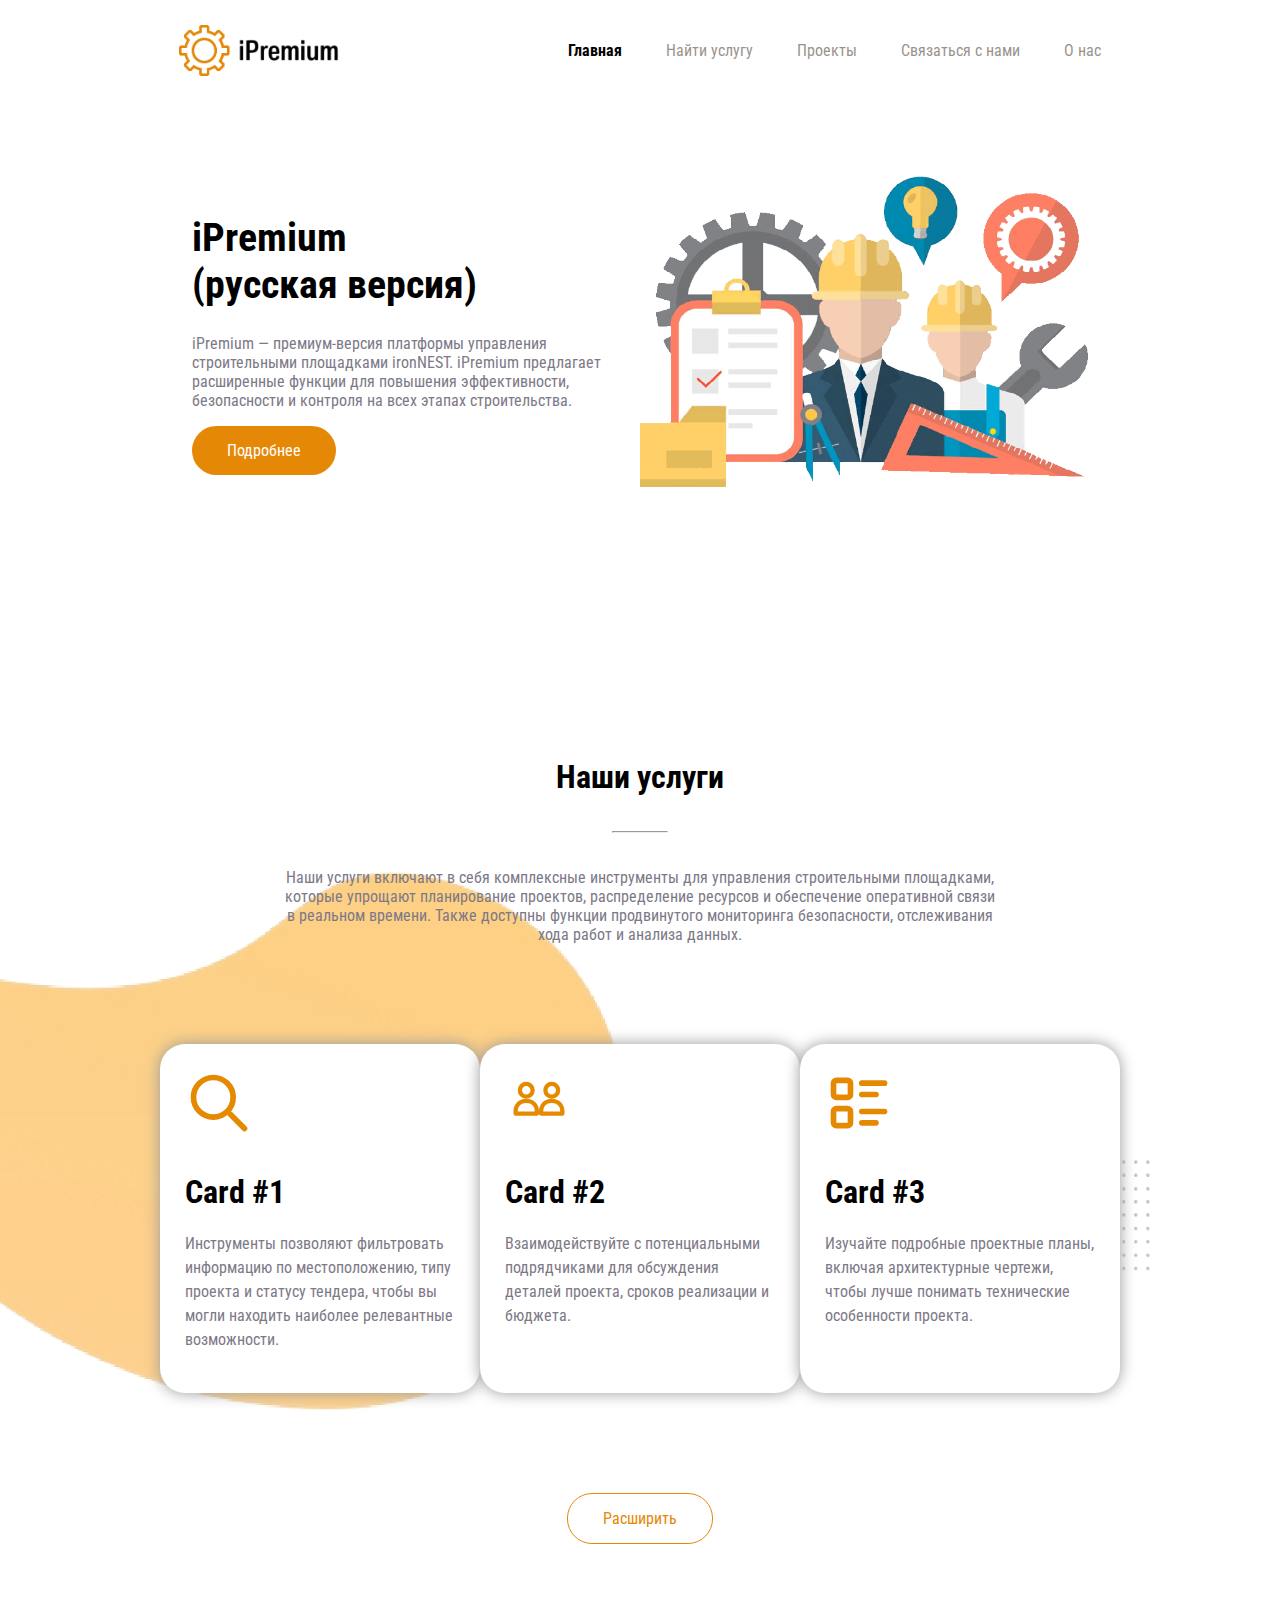
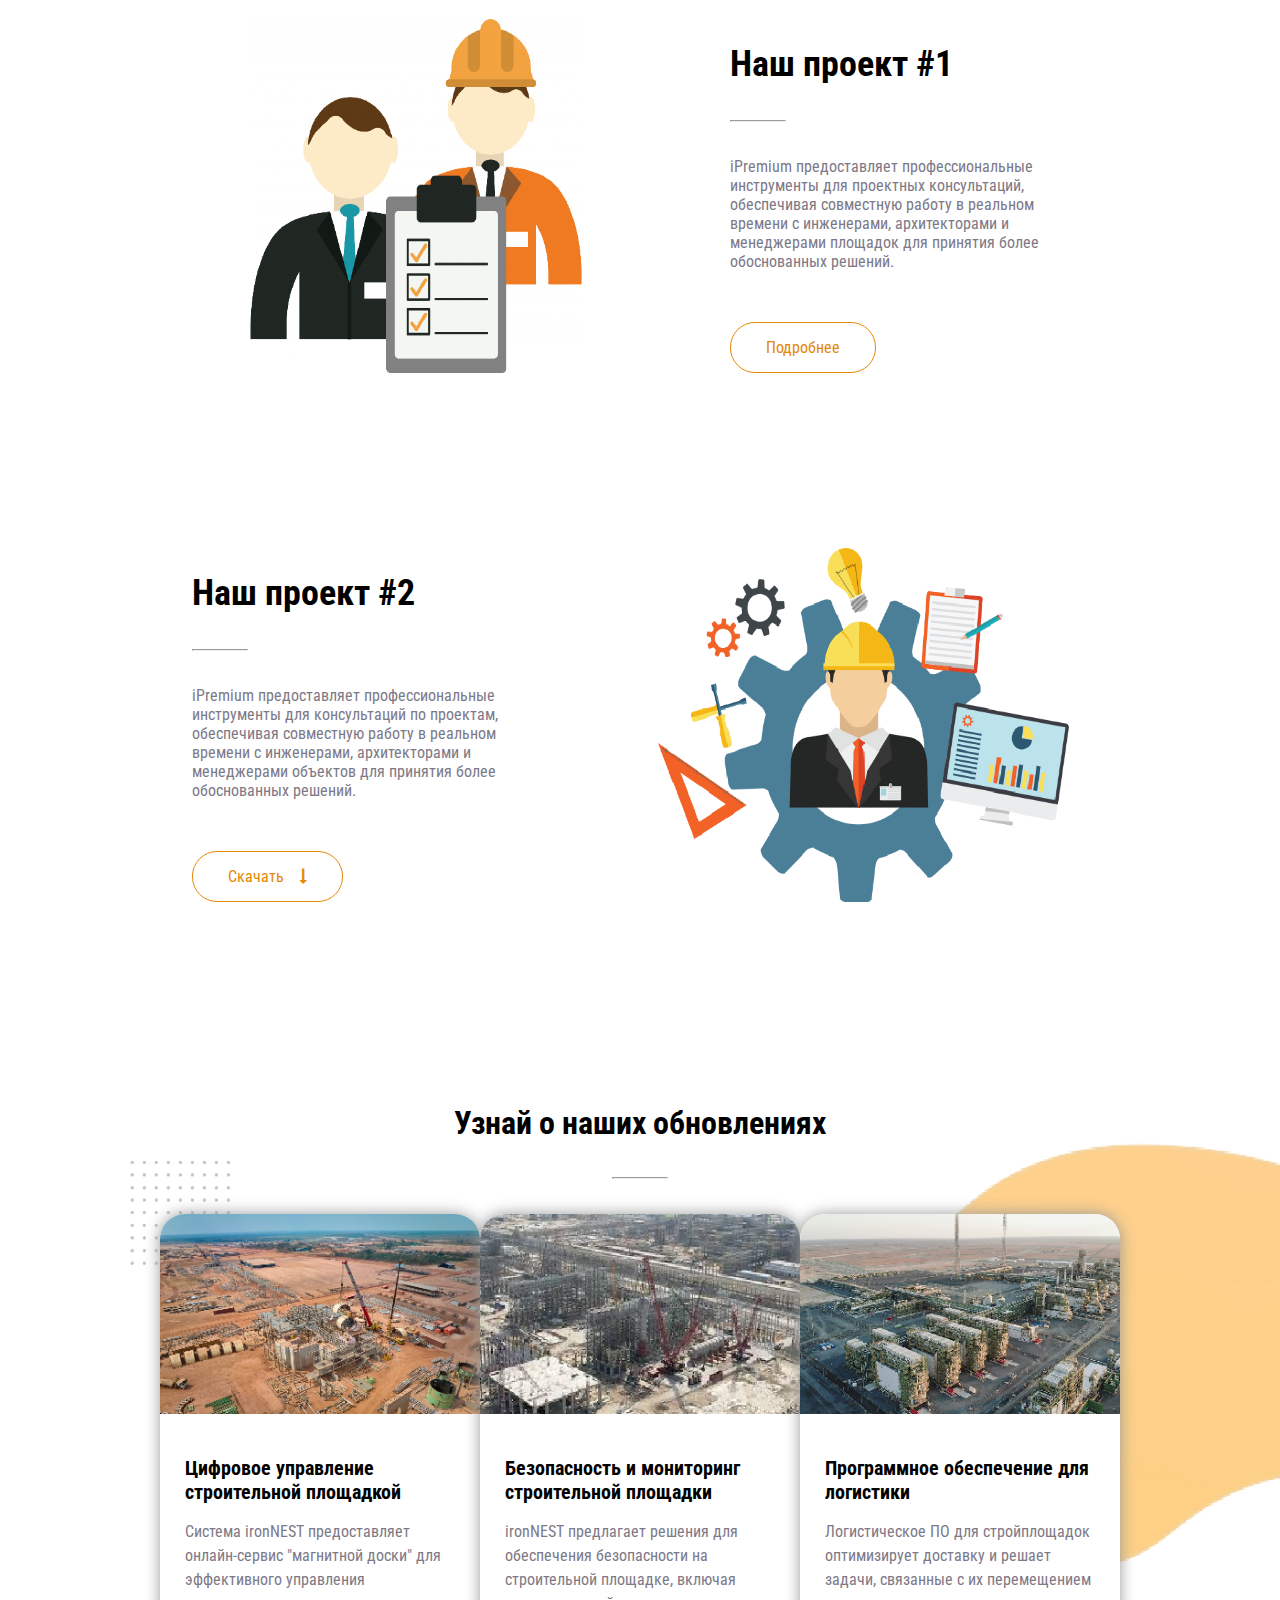
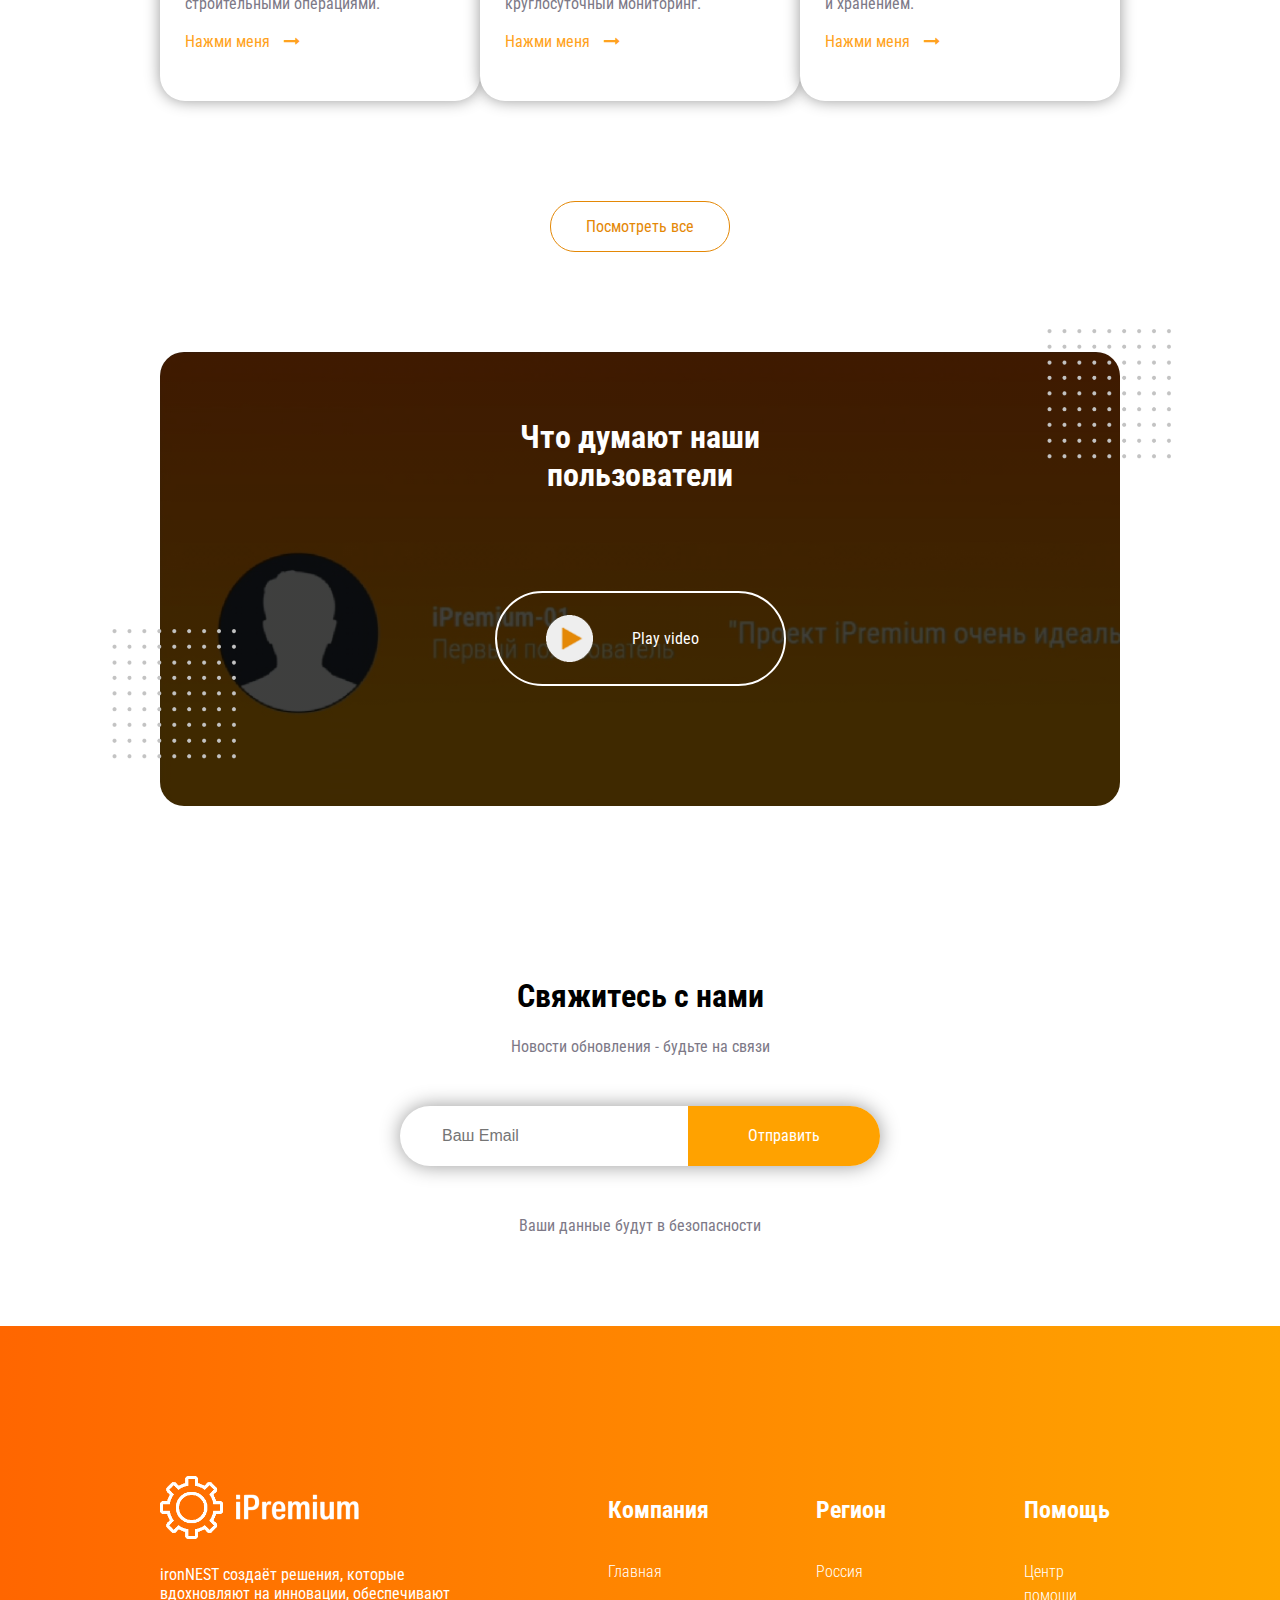
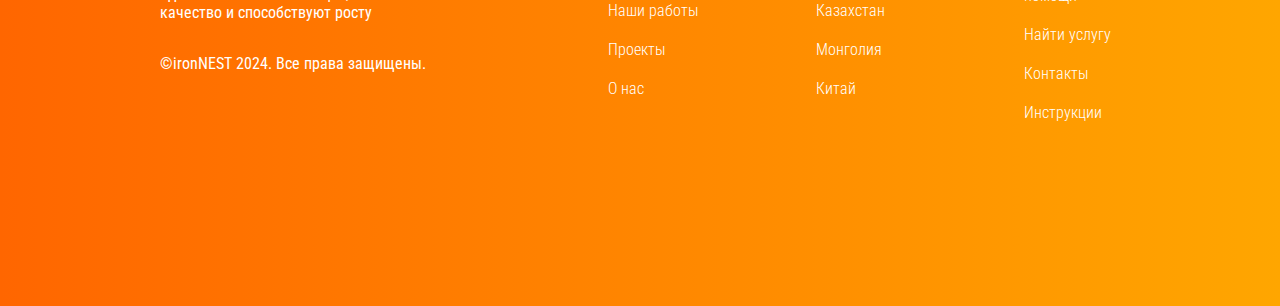
<file: index.html>
<!DOCTYPE html>
<html lang="en">
<head>
    <meta charset="UTF-8">
    <meta name="viewport" content="width=device-width, initial-scale=1.0">
    <title>iPremium (RUS)</title>
    <link rel="stylesheet" href="style/font-awesome-4.7.0/css/font-awesome.min.css">
    <link rel="stylesheet" href="style/style.css">
</head>
<body>
    <header id="main">
        <div class="header-wrapper">
            <div class="header-flex">
                <img src="images/web-logo.png" alt="web-logo" class="web-logo">
                <img src="images/footer-logo.png" alt="mobile-logo" class="mobile-logo">
                <i class="fa fa-bars header-bars" aria-hidden="true"></i>
                <nav>
                    <a href="#main" class="active-link">Главная</a>
                    <a href="#services">Найти услугу</a>
                    <a href="#projects">Проекты</a>
                    <a href="#contact">Связаться с нами</a>
                    <a href="#news">О нас</a>
                </nav>
            </div>
        </div>
    </header>
    <section id="welcome">
        <div class="welcome-wrapper">
            <div class="inner">
                <div class="welcome-flex">
                    <div class="welcome-text">
                        <h1>
                            iPremium
                            <br>
                            (русская версия)
                        </h1>
                        <div class="welcome-details">
                            <p>
                                iPremium — премиум-версия платформы управления строительными площадками ironNEST. iPremium предлагает расширенные функции для повышения эффективности, безопасности и контроля на всех этапах строительства.
                            </p>
                        </div>
                        <button class="welcome-btn primary">Подробнее</button>
                    </div>
                    <img src="images/welcome-image.png" alt="welcome-image">
                </div>
            </div>
        </div>
    </section>
    <section id="services">
        <div class="services-wrapper">
            <div class="inner">
                <div class="services-text">
                    <h1>Наши услуги</h1>
                    <hr>
                    <p>
                        Наши услуги включают в себя комплексные инструменты для управления строительными площадками, которые упрощают планирование проектов, распределение ресурсов и обеспечение оперативной связи в реальном времени. Также доступны функции продвинутого мониторинга безопасности, отслеживания хода работ и анализа данных.
                    </p>
                </div>
                <div class="services-cards">
                    <div class="cards-row">
                        <div class="card">
                            <img src="images/card-1.svg" alt="card-1">
                            <div class="card-text">
                                <h1>Card #1</h1>
                                <p>
                                    Инструменты позволяют фильтровать информацию по местоположению, типу проекта и статусу тендера, чтобы вы могли находить наиболее релевантные возможности.
                                </p>
                            </div>
                        </div>
                        <div class="card">
                            <img src="images/card-2.svg" alt="card-2">
                            <div class="card-text">
                                <h1>Card #2</h1>
                                <p>
                                    Взаимодействуйте с потенциальными подрядчиками для обсуждения деталей проекта, сроков реализации и бюджета.
                                </p>
                            </div>
                        </div>
                        <div class="card">
                            <img src="images/card-3.svg" alt="card-3">
                            <div class="card-text">
                                <h1>Card #3</h1>
                                <p>
                                    Изучайте подробные проектные планы, включая архитектурные чертежи, чтобы лучше понимать технические особенности проекта.
                                </p>
                            </div>
                        </div>
                    </div>
                    <div class="cards-row hidden expandable">
                        <div class="card">
                            <img src="images/card-4.svg" alt="card-4">
                            <div class="card-text">
                                <h1>Card #4</h1>
                                <p>
                                    Проверяйте квалификацию и репутацию подрядчиков и субподрядчиков, просматривая лицензии и отзывы о прошлых проектах.
                                </p>
                            </div>
                        </div>
                        <div class="card">
                            <img src="images/card-5.svg" alt="card-5">
                            <div class="card-text">
                                <h1>Card #5</h1>
                                <p>
                                    Отслеживайте ход реализации проекта с помощью таких инструментов, как ConstructHub или Levelset, которые предоставляют обновления по разрешениям и обременениям.
                                </p>
                            </div>
                        </div>
                        <div class="card">
                            <img src="images/card-6.svg" alt="card-6">
                            <div class="card-text">
                                <h1>Card #6</h1>
                                <p>
                                    Оставайтесь в курсе новостей отрасли через платформы, такие как Конструкция, которые предоставляют информацию о новых разработках и тенденциях.
                                </p>
                            </div>
                        </div>
                    </div>
                </div>
            </div>
            <div class="btn-container">
                <button class="default expand-btn">Расширить</button>
            </div>
        </div>
    </section>
    <section id="projects">
        <div class="projects-wrapper">
            <div class="inner">
                <div class="projects-container">
                    <div class="project">
                        <img src="images/project-image.png" alt="project-image">
                        <div class="project-text">
                            <h1>Наш проект #1</h1>
                            <hr>
                            <p>
                                iPremium предоставляет профессиональные инструменты для проектных консультаций, обеспечивая совместную работу в реальном времени с инженерами, архитекторами и менеджерами площадок для принятия более обоснованных решений.
                            </p>
                            <button class="default">Подробнее</button>
                        </div>
                    </div>
                    <div class="project right-aligned">
                        <img src="images/project-app.png" alt="project-app">
                        <div class="project-text">
                            <h1>Наш проект #2</h1>
                            <hr>
                            <p>
                                iPremium предоставляет профессиональные инструменты для консультаций по проектам, обеспечивая совместную работу в реальном времени с инженерами, архитекторами и менеджерами объектов для принятия более обоснованных решений.
                            </p>
                            <button class="default">
                                Скачать
                                <i class="fa fa-long-arrow-down" style="margin-left: 12px;"></i>
                            </button>
                        </div>
                    </div>
                </div>
            </div>
        </div>
    </section>
    <section id="news">
        <div class="news-wrapper">
            <div class="inner">
                <div class="news-text">
                    <h1>Узнай о наших обновлениях</h1>
                    <hr>
                </div>
                <div class="news-cards">
                    <div class="cards-row">
                        <div class="card">
                            <img src="images/article3.png" alt="article3">
                            <div class="card-info">
                                <h1>
                                    Цифровое управление строительной площадкой
                                </h1>
                                <p>
                                    Система ironNEST предоставляет онлайн-сервис "магнитной доски" для эффективного управления строительными операциями.
                                </p>
                                <a href="#news3">
                                    Нажми меня
                                    <i class="fa fa-long-arrow-right" style="margin-left: 10px;"></i>
                                </a>
                            </div>
                        </div>
                        <div class="card">
                            <img src="images/article2.png" alt="article2">
                            <div class="card-info">
                                <h1>
                                    Безопасность и мониторинг строительной площадки
                                </h1>
                                <p>
                                    ironNEST предлагает решения для обеспечения безопасности на строительной площадке, включая круглосуточный мониторинг.
                                </p>
                                <a href="#news2">
                                    Нажми меня
                                    <i class="fa fa-long-arrow-right" style="margin-left: 10px;"></i>
                                </a>
                            </div>
                        </div>
                        <div class="card">
                            <img src="images/article1.png" alt="article1">
                            <div class="card-info">
                                <h1>
                                    Программное обеспечение для логистики
                                </h1>
                                <p>
                                    Логистическое ПО для стройплощадок оптимизирует доставку и решает задачи, связанные с их перемещением и хранением.
                                </p>
                                <a href="#news1">
                                    Нажми меня
                                    <i class="fa fa-long-arrow-right" style="margin-left: 10px;"></i>
                                </a>
                            </div>
                        </div>
                    </div>
                </div>
            </div>
            <div class="btn-container">
                <button class="default">Посмотреть все</button>
            </div>
        </div>
    </section>
    <section id="video">
        <div class="video-wrapper">
            <div class="inner">
                <div class="video-container">
                    <div class="points-container bottom-points">
                        <img src="images/points.png" alt="points">
                    </div>
                    <div class="video-element">
                        <div class="video-description">
                            <h1>Что думают наши пользователи</h1>
                            <span class="play-button">
                                <img src="images/play-button.png" alt="play-button">
                                <p>Play video</p>
                            </span>
                        </div>
                    </div>
                    <div class="points-container top-points">
                        <img src="images/points.png" alt="points">
                    </div>
                </div>
            </div>
        </div>
    </section>
    <section id="contact">
        <div class="contact-wrapper">
            <div class="inner">
                <div class="contact-text">
                    <h1>Свяжитесь с нами</h1>
                    <p>Новости обновления - будьте на связи</p>
                </div>
                <div class="contact-form">
                    <div class="contact-container">
                        <div class="input-container">
                            <input type="text" placeholder="Ваш Email">
                        </div>
                        <div class="input-button">Отправить</div>
                    </div>
                </div>
                <p style="text-align: center;">Ваши данные будут в безопасности</p>
            </div>
        </div>
    </section>
    <footer class="footer">
        <div class="footer-wrapper">
            <div class="inner">
                <div class="footer-flex">
                    <div class="description">
                        <div class="footer-container">
                            <img src="images/footer-logo.png" alt="footer-logo">
                            <p>
                                ironNEST создаёт решения, которые вдохновляют на инновации, обеспечивают качество и способствуют росту
                            </p>
                            <p>
                                ©ironNEST 2024. Все права защищены.
                            </p>
                        </div>
                    </div>
                    <div class="links">
                        <div class="footer-container">
                            <h2>Компания</h2>
                            <ul>
                                <li>
                                    <a href="#header">Главная</a>
                                </li>
                                <li>
                                    <a href="#works">Наши работы</a>
                                </li>
                                <li>
                                    <a href="#projects">Проекты</a>
                                </li>
                                <li>
                                    <a href="#welcome">О нас</a>
                                </li>
                            </ul>
                        </div>
                    </div>
                    <div class="links">
                        <div class="footer-container">
                            <h2>Регион</h2>
                            <ul>
                                <li>
                                    <a href="#russia">Россия</a>
                                </li>
                                <li>
                                    <a href="#kazakhstan">Казахстан</a>
                                </li>
                                <li>
                                    <a href="#kyrgyzstan">Монголия</a>
                                </li>
                                <li>
                                    <a href="#uzbekistan">Китай</a>
                                </li>
                            </ul>
                        </div>
                    </div>
                    <div class="links">
                        <div class="footer-container">
                            <h2>Помощь</h2>
                            <ul>
                                <li>
                                    <a href="#center">Центр помощи</a>
                                </li>
                                <li>
                                    <a href="#assistant">Найти услугу</a>
                                </li>
                                <li>
                                    <a href="#contact">Контакты</a>
                                </li>
                                <li>
                                    <a href="#introduction">Инструкции</a>
                                </li>
                            </ul>
                        </div>
                    </div>
                </div>
            </div>
        </div>
    </footer>
    <div class="modal-canvas hidden">
        <div class="modal">
            <div class="modal-close">
                <span>Закрыть X</span>
            </div>
            <div class="video-container">
                <iframe width="100%" height="100%" src="https://www.youtube.com/embed/d_M13vYAUGI?si=BGiB5h4h28pC-2Lt" title="YouTube video player" frameborder="0" allow="accelerometer; autoplay; clipboard-write; encrypted-media; gyroscope; picture-in-picture; web-share" referrerpolicy="strict-origin-when-cross-origin" allowfullscreen></iframe>
            </div>
        </div>
    </div>
    <script src="script/jquery-3.6.0.min.js"></script>
    <script src="script/script.js"></script>
</body>
</html>
</file>
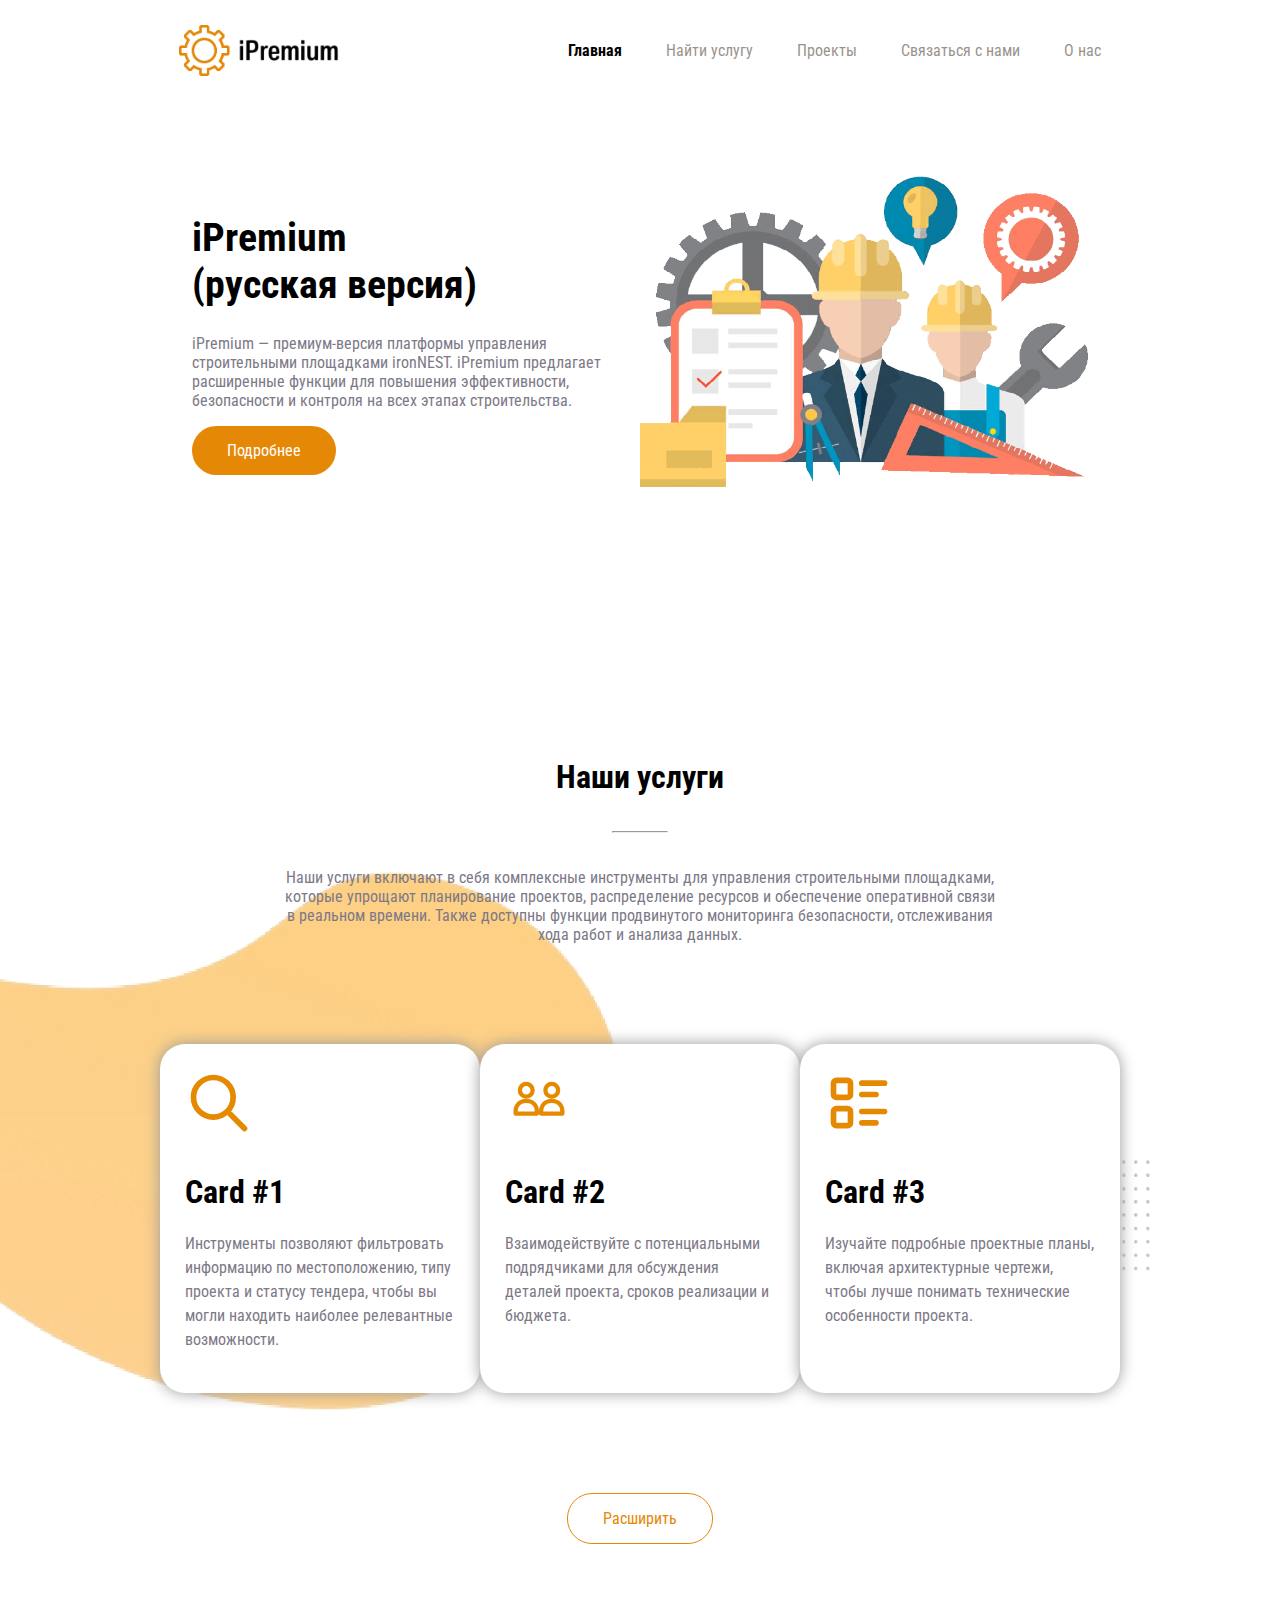
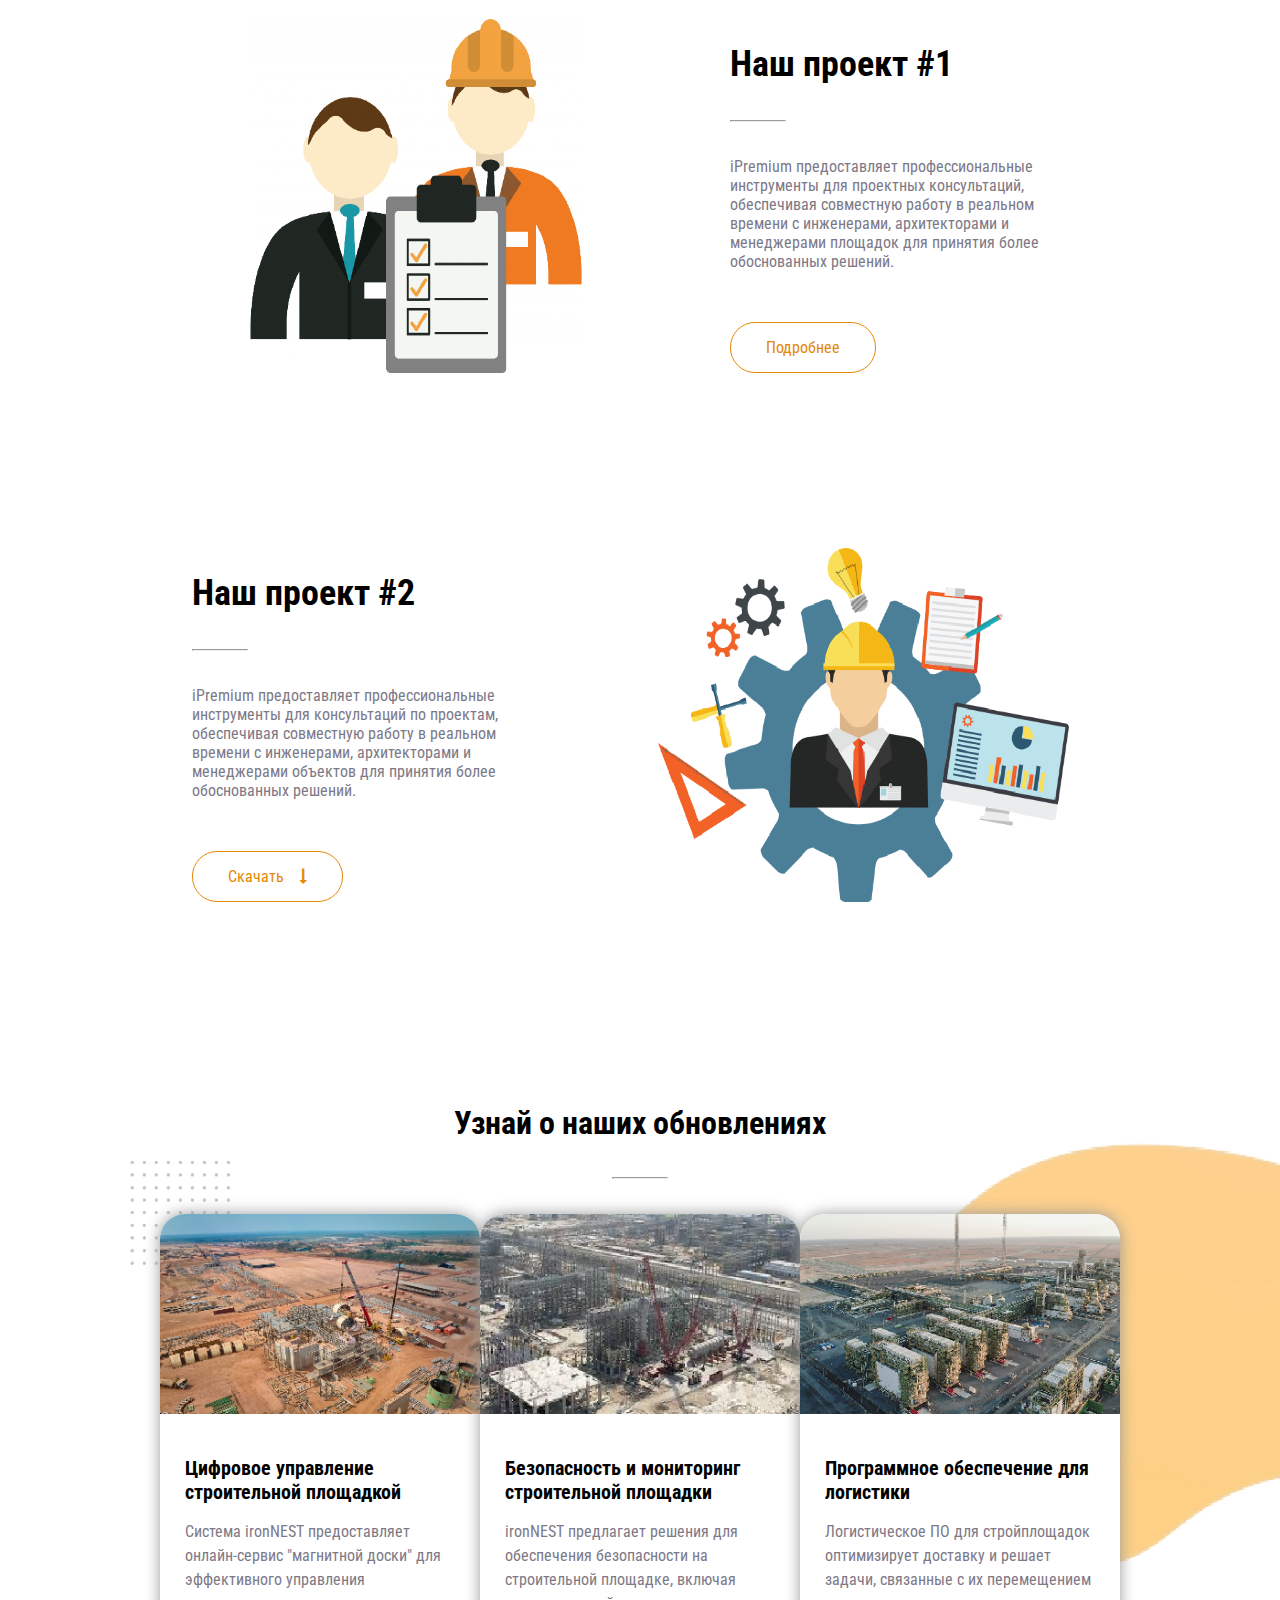
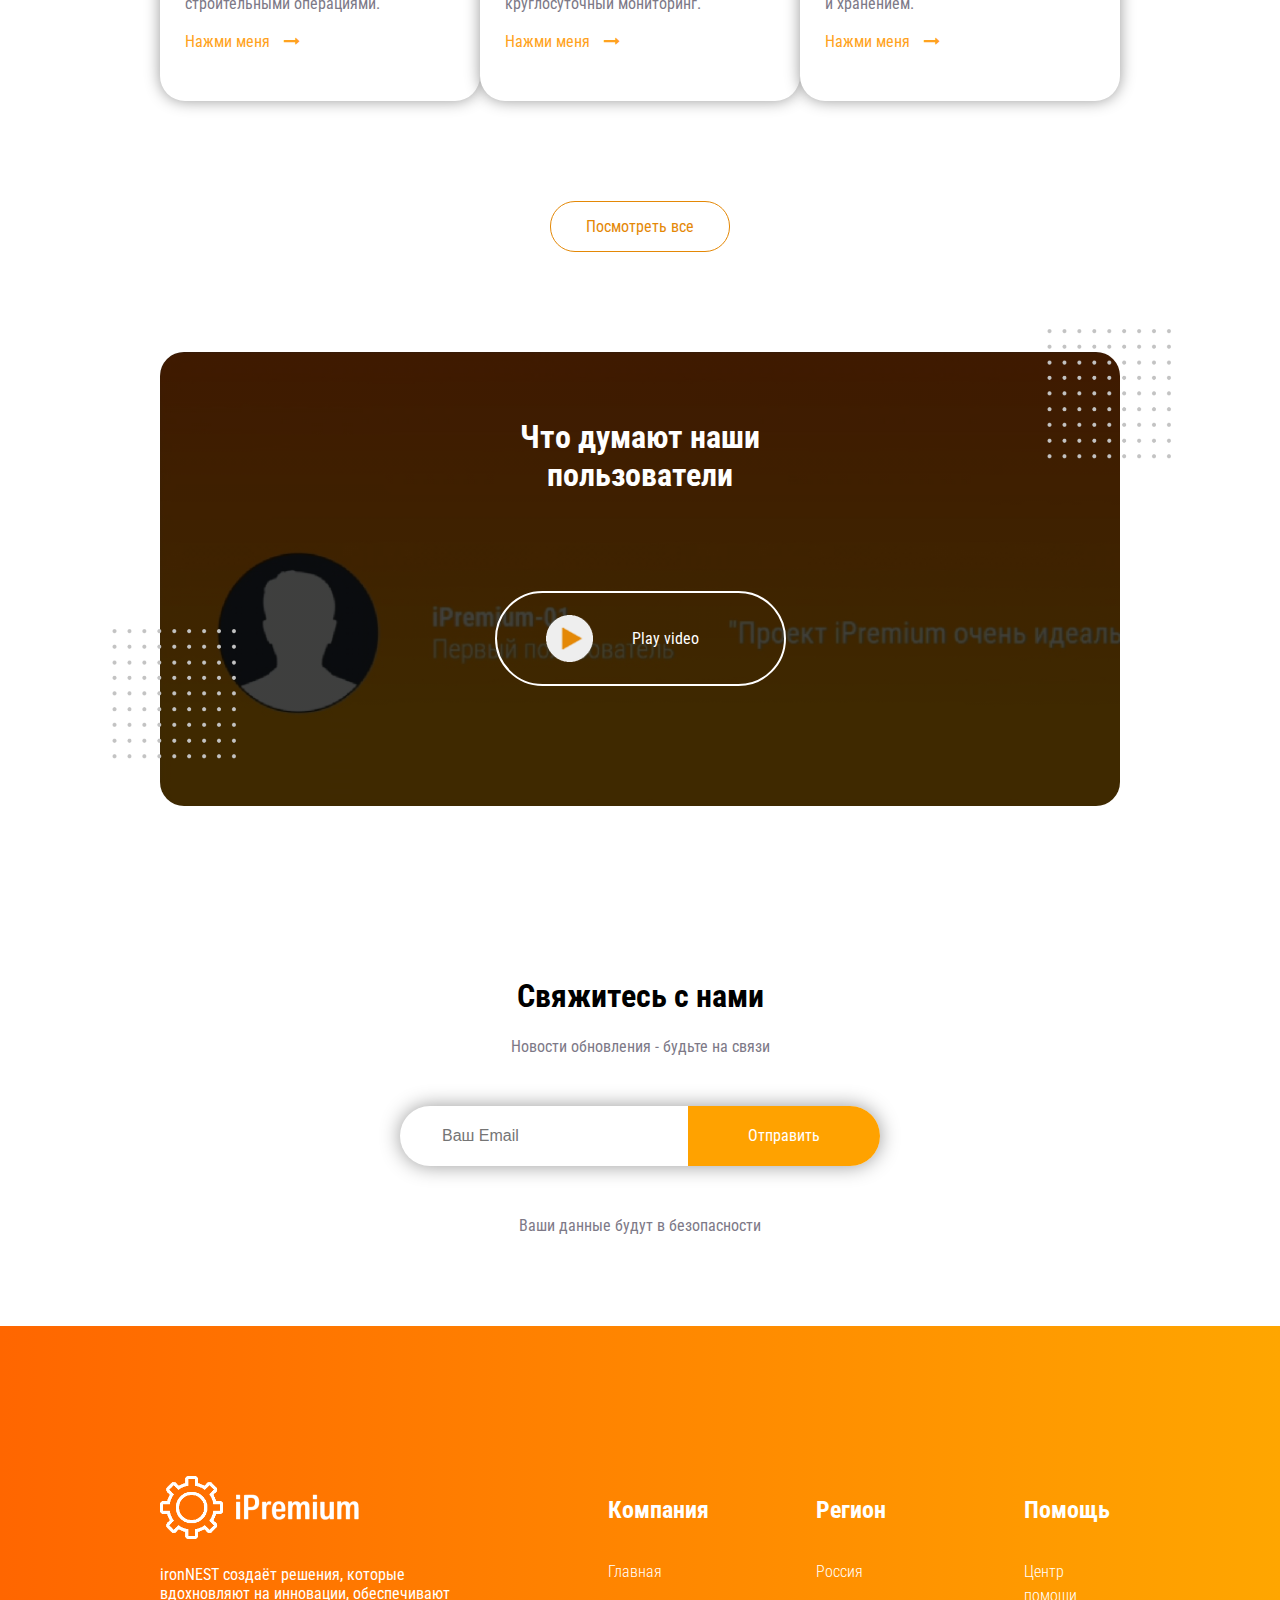
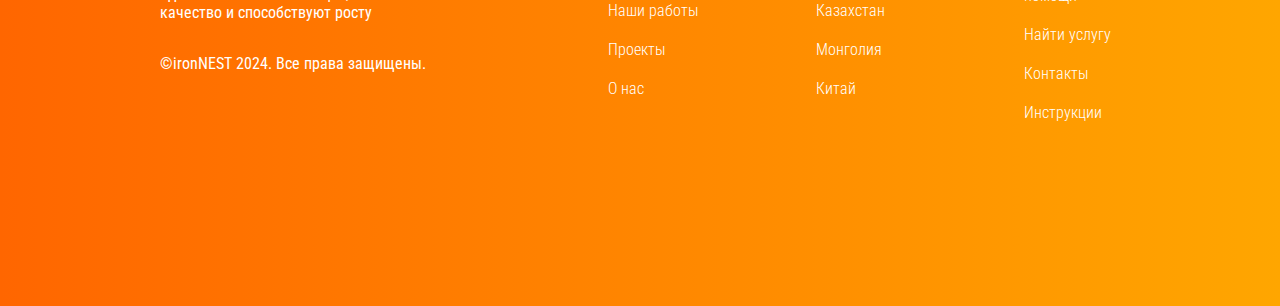
<file: ipremium.html>
<!DOCTYPE html>
<html lang="en">
<head>
    <meta charset="UTF-8">
    <meta name="viewport" content="width=device-width, initial-scale=1.0">
    <title>iPremium (RUS)</title>
    <link rel="stylesheet" href="style/font-awesome-4.7.0/css/font-awesome.min.css">
    <link rel="stylesheet" href="style/style.css">
</head>
<body>
    <header id="main">
        <div class="header-wrapper">
            <div class="header-flex">
                <img src="images/web-logo.png" alt="web-logo" class="web-logo">
                <img src="images/footer-logo.png" alt="mobile-logo" class="mobile-logo">
                <i class="fa fa-bars header-bars" aria-hidden="true"></i>
                <nav>
                    <a href="#main" class="active-link">Главная</a>
                    <a href="#services">Найти услугу</a>
                    <a href="#projects">Проекты</a>
                    <a href="#contact">Связаться с нами</a>
                    <a href="#news">О нас</a>
                </nav>
            </div>
        </div>
    </header>
    <section id="welcome">
        <div class="welcome-wrapper">
            <div class="inner">
                <div class="welcome-flex">
                    <div class="welcome-text">
                        <h1>
                            iPremium
                            <br>
                            (русская версия)
                        </h1>
                        <div class="welcome-details">
                            <p>
                                iPremium — премиум-версия платформы управления строительными площадками ironNEST. iPremium предлагает расширенные функции для повышения эффективности, безопасности и контроля на всех этапах строительства.
                            </p>
                        </div>
                        <button class="welcome-btn primary">Подробнее</button>
                    </div>
                    <img src="images/welcome-image.png" alt="welcome-image">
                </div>
            </div>
        </div>
    </section>
    <section id="services">
        <div class="services-wrapper">
            <div class="inner">
                <div class="services-text">
                    <h1>Наши услуги</h1>
                    <hr>
                    <p>
                        Наши услуги включают в себя комплексные инструменты для управления строительными площадками, которые упрощают планирование проектов, распределение ресурсов и обеспечение оперативной связи в реальном времени. Также доступны функции продвинутого мониторинга безопасности, отслеживания хода работ и анализа данных.
                    </p>
                </div>
                <div class="services-cards">
                    <div class="cards-row">
                        <div class="card">
                            <img src="images/card-1.svg" alt="card-1">
                            <div class="card-text">
                                <h1>Card #1</h1>
                                <p>
                                    Инструменты позволяют фильтровать информацию по местоположению, типу проекта и статусу тендера, чтобы вы могли находить наиболее релевантные возможности.
                                </p>
                            </div>
                        </div>
                        <div class="card">
                            <img src="images/card-2.svg" alt="card-2">
                            <div class="card-text">
                                <h1>Card #2</h1>
                                <p>
                                    Взаимодействуйте с потенциальными подрядчиками для обсуждения деталей проекта, сроков реализации и бюджета.
                                </p>
                            </div>
                        </div>
                        <div class="card">
                            <img src="images/card-3.svg" alt="card-3">
                            <div class="card-text">
                                <h1>Card #3</h1>
                                <p>
                                    Изучайте подробные проектные планы, включая архитектурные чертежи, чтобы лучше понимать технические особенности проекта.
                                </p>
                            </div>
                        </div>
                    </div>
                    <div class="cards-row hidden expandable">
                        <div class="card">
                            <img src="images/card-4.svg" alt="card-4">
                            <div class="card-text">
                                <h1>Card #4</h1>
                                <p>
                                    Проверяйте квалификацию и репутацию подрядчиков и субподрядчиков, просматривая лицензии и отзывы о прошлых проектах.
                                </p>
                            </div>
                        </div>
                        <div class="card">
                            <img src="images/card-5.svg" alt="card-5">
                            <div class="card-text">
                                <h1>Card #5</h1>
                                <p>
                                    Отслеживайте ход реализации проекта с помощью таких инструментов, как ConstructHub или Levelset, которые предоставляют обновления по разрешениям и обременениям.
                                </p>
                            </div>
                        </div>
                        <div class="card">
                            <img src="images/card-6.svg" alt="card-6">
                            <div class="card-text">
                                <h1>Card #6</h1>
                                <p>
                                    Оставайтесь в курсе новостей отрасли через платформы, такие как Конструкция, которые предоставляют информацию о новых разработках и тенденциях.
                                </p>
                            </div>
                        </div>
                    </div>
                </div>
            </div>
            <div class="btn-container">
                <button class="default expand-btn">Расширить</button>
            </div>
        </div>
    </section>
    <section id="projects">
        <div class="projects-wrapper">
            <div class="inner">
                <div class="projects-container">
                    <div class="project">
                        <img src="images/project-image.png" alt="project-image">
                        <div class="project-text">
                            <h1>Наш проект #1</h1>
                            <hr>
                            <p>
                                iPremium предоставляет профессиональные инструменты для проектных консультаций, обеспечивая совместную работу в реальном времени с инженерами, архитекторами и менеджерами площадок для принятия более обоснованных решений.
                            </p>
                            <button class="default">Подробнее</button>
                        </div>
                    </div>
                    <div class="project right-aligned">
                        <img src="images/project-app.png" alt="project-app">
                        <div class="project-text">
                            <h1>Наш проект #2</h1>
                            <hr>
                            <p>
                                iPremium предоставляет профессиональные инструменты для консультаций по проектам, обеспечивая совместную работу в реальном времени с инженерами, архитекторами и менеджерами объектов для принятия более обоснованных решений.
                            </p>
                            <button class="default">
                                Скачать
                                <i class="fa fa-long-arrow-down" style="margin-left: 12px;"></i>
                            </button>
                        </div>
                    </div>
                </div>
            </div>
        </div>
    </section>
    <section id="news">
        <div class="news-wrapper">
            <div class="inner">
                <div class="news-text">
                    <h1>Узнай о наших обновлениях</h1>
                    <hr>
                </div>
                <div class="news-cards">
                    <div class="cards-row">
                        <div class="card">
                            <img src="images/article3.png" alt="article3">
                            <div class="card-info">
                                <h1>
                                    Цифровое управление строительной площадкой
                                </h1>
                                <p>
                                    Система ironNEST предоставляет онлайн-сервис "магнитной доски" для эффективного управления строительными операциями.
                                </p>
                                <a href="#news3">
                                    Нажми меня
                                    <i class="fa fa-long-arrow-right" style="margin-left: 10px;"></i>
                                </a>
                            </div>
                        </div>
                        <div class="card">
                            <img src="images/article2.png" alt="article2">
                            <div class="card-info">
                                <h1>
                                    Безопасность и мониторинг строительной площадки
                                </h1>
                                <p>
                                    ironNEST предлагает решения для обеспечения безопасности на строительной площадке, включая круглосуточный мониторинг.
                                </p>
                                <a href="#news2">
                                    Нажми меня
                                    <i class="fa fa-long-arrow-right" style="margin-left: 10px;"></i>
                                </a>
                            </div>
                        </div>
                        <div class="card">
                            <img src="images/article1.png" alt="article1">
                            <div class="card-info">
                                <h1>
                                    Программное обеспечение для логистики
                                </h1>
                                <p>
                                    Логистическое ПО для стройплощадок оптимизирует доставку и решает задачи, связанные с их перемещением и хранением.
                                </p>
                                <a href="#news1">
                                    Нажми меня
                                    <i class="fa fa-long-arrow-right" style="margin-left: 10px;"></i>
                                </a>
                            </div>
                        </div>
                    </div>
                </div>
            </div>
            <div class="btn-container">
                <button class="default">Посмотреть все</button>
            </div>
        </div>
    </section>
    <section id="video">
        <div class="video-wrapper">
            <div class="inner">
                <div class="video-container">
                    <div class="points-container bottom-points">
                        <img src="images/points.png" alt="points">
                    </div>
                    <div class="video-element">
                        <div class="video-description">
                            <h1>Что думают наши пользователи</h1>
                            <span class="play-button">
                                <img src="images/play-button.png" alt="play-button">
                                <p>Play video</p>
                            </span>
                        </div>
                    </div>
                    <div class="points-container top-points">
                        <img src="images/points.png" alt="points">
                    </div>
                </div>
            </div>
        </div>
    </section>
    <section id="contact">
        <div class="contact-wrapper">
            <div class="inner">
                <div class="contact-text">
                    <h1>Свяжитесь с нами</h1>
                    <p>Новости обновления - будьте на связи</p>
                </div>
                <div class="contact-form">
                    <div class="contact-container">
                        <div class="input-container">
                            <input type="text" placeholder="Ваш Email">
                        </div>
                        <div class="input-button">Отправить</div>
                    </div>
                </div>
                <p style="text-align: center;">Ваши данные будут в безопасности</p>
            </div>
        </div>
    </section>
    <footer class="footer">
        <div class="footer-wrapper">
            <div class="inner">
                <div class="footer-flex">
                    <div class="description">
                        <div class="footer-container">
                            <img src="images/footer-logo.png" alt="footer-logo">
                            <p>
                                ironNEST создаёт решения, которые вдохновляют на инновации, обеспечивают качество и способствуют росту
                            </p>
                            <p>
                                ©ironNEST 2024. Все права защищены.
                            </p>
                        </div>
                    </div>
                    <div class="links">
                        <div class="footer-container">
                            <h2>Компания</h2>
                            <ul>
                                <li>
                                    <a href="#header">Главная</a>
                                </li>
                                <li>
                                    <a href="#works">Наши работы</a>
                                </li>
                                <li>
                                    <a href="#projects">Проекты</a>
                                </li>
                                <li>
                                    <a href="#welcome">О нас</a>
                                </li>
                            </ul>
                        </div>
                    </div>
                    <div class="links">
                        <div class="footer-container">
                            <h2>Регион</h2>
                            <ul>
                                <li>
                                    <a href="#russia">Россия</a>
                                </li>
                                <li>
                                    <a href="#kazakhstan">Казахстан</a>
                                </li>
                                <li>
                                    <a href="#kyrgyzstan">Монголия</a>
                                </li>
                                <li>
                                    <a href="#uzbekistan">Китай</a>
                                </li>
                            </ul>
                        </div>
                    </div>
                    <div class="links">
                        <div class="footer-container">
                            <h2>Помощь</h2>
                            <ul>
                                <li>
                                    <a href="#center">Центр помощи</a>
                                </li>
                                <li>
                                    <a href="#assistant">Найти услугу</a>
                                </li>
                                <li>
                                    <a href="#contact">Контакты</a>
                                </li>
                                <li>
                                    <a href="#introduction">Инструкции</a>
                                </li>
                            </ul>
                        </div>
                    </div>
                </div>
            </div>
        </div>
    </footer>
    <div class="modal-canvas hidden">
        <div class="modal">
            <div class="modal-close">
                <span>Закрыть X</span>
            </div>
            <div class="video-container">
                <iframe width="100%" height="100%" src="https://www.youtube.com/embed/d_M13vYAUGI?si=BGiB5h4h28pC-2Lt" title="YouTube video player" frameborder="0" allow="accelerometer; autoplay; clipboard-write; encrypted-media; gyroscope; picture-in-picture; web-share" referrerpolicy="strict-origin-when-cross-origin" allowfullscreen></iframe>
            </div>
        </div>
    </div>
    <script src="script/jquery-3.6.0.min.js"></script>
    <script src="script/script.js"></script>
</body>
</html>
</file>
<file: style/style.css>
@import url('https://fonts.googleapis.com/css2?family=Roboto+Condensed:ital,wght@0,100..900;1,100..900&display=swap');
body {
    margin: 0;
    padding: 0;
    font-family: "Roboto Condensed", sans-serif;
    font-size: 16px;
}
* {
    -webkit-box-sizing: border-box;
    box-sizing: border-box;
    transition: 1s ease all;
    scroll-behavior: smooth;
}
header {
    padding: 25px;
}
p {
    color: #7d7987;
}
button {
    border: none;
    padding: 15px 35px;
    border-radius: 25px;
    font-family: "Roboto Condensed", sans-serif;
    font-size: 1rem;
}
.header-wrapper {
    width: 75%;
    margin: 0 auto;
}
.header-flex {
    display: -webkit-box;
    display: -ms-flexbox;
    display: flex;
    -webkit-box-align: center;
    -ms-flex-align: center;
    align-items: center;
    -webkit-box-pack: justify;
    -ms-flex-pack: justify;
    justify-content: space-between;
}
header img {
    width: 160px;
}
header nav a {
    margin-left: 40px;
    color: #342715;
    opacity: 0.5;
    text-decoration: none;
}
header nav a:first-child {
    margin-left: 0;
}
.active-link {
    color: black;
    opacity: 1;
    font-weight: 700;
}
.welcome-wrapper {
    width: 70%;
    margin: 0 auto;
}
.inner {
    padding: 75px 0;
}
.welcome-flex {
    display: -webkit-box;
    display: -ms-flexbox;
    display: flex;
    -webkit-box-align: center;
    -ms-flex-align: center;
    align-items: center;
    -webkit-box-pack: justify;
    -ms-flex-pack: justify;
    justify-content: space-between;
}
.welcome-text {
    max-width: 50%;
}
#welcome img {
    width: 480px;
    max-width: 50%;
}
#welcome h1 {
    font-size: 2.5rem;
}
.welcome-btn {
    color: #fff;
    background-color: #e48806;
}
#services {
    margin-top: 100px;
    background: url(../images/services-bg.png);
    background-size: 90% 95%;
    background-position: 0 25px;
    background-repeat: no-repeat;
}
.services-wrapper {
    width: 75%;
    margin: 0 auto;
}
.services-text {
    text-align: center;
    width: 75%;
    margin: 0 auto;
}
.services-text hr {
    width: 56px;
    height: 2px;
    background-color: black;
    margin: 35px auto;
}
.services-cards {
    margin-top: 100px;
}
.cards-row {
    display: -webkit-box;
    display: -ms-flexbox;
    display: flex;
    -webkit-box-pack: justify;
    -ms-flex-pack: justify;
    justify-content: space-between;
}
.cards-row:first-child {
    margin-bottom: 25px;
}
.services-cards .card {
    -webkit-box-shadow: 0 0 15px 0 #999;
    box-shadow: 0 0 15px 0 #999;
    background-color: white;
    width: 350px;
    padding: 25px;
    border-radius: 25px;
}
.card p {
    line-height: 1.5;
}
.card img {
    width: 68px;
    margin-bottom: 10px;
}
.default {
    background-color: white;
    color: #e48806;
    border: 1px solid #e48806;
}
.btn-container {
    text-align: center;
}
.projects-wrapper {
    margin: 0 auto;
    width: 70%;
}
.projects-container > * {
    margin-bottom: 175px;
}
.projects-container > *:last-child {
    margin-bottom: 30px;
}
.project {
    display: -webkit-box;
    display: -ms-flexbox;
    display: flex;
    -webkit-box-pack: justify;
    -ms-flex-pack: justify;
    justify-content: space-between;
}
.project-text button {
    margin-top: 35px;
}
.project img {
    width: 50%;
}
.project-text {
    width: 40%;
}
.project-text hr {
    width: 56px;
    height: 2px;
    background-color: black;
    margin: 35px 0;
}
.project-text h1 {
    font-size: 2.25rem;
}
.right-aligned {
    -webkit-box-orient: horizontal;
    -webkit-box-direction: reverse;
    -ms-flex-direction: row-reverse;
    flex-direction: row-reverse;
}
#news {
    background: url(../images/articles-bg.png);
    background-size: 90%;
    background-position: 100% 50px;
    background-repeat: no-repeat;
}
.news-wrapper {
    width: 75%;
    margin: 0 auto;
}
.news-text {
    text-align: center;
    width: 75%;
    margin: 0 auto;
}
.news-text hr {
    width: 56px;
    height: 2px;
    background-color: black;
    margin: 35px auto;
}
.news-cards .card {
    -webkit-box-shadow: 0 0 15px 0 #999;
    box-shadow: 0 0 15px 0 #999;
    background-color: white;
    width: 370px;
    overflow: hidden;
    border-radius: 25px;
}
.card-info {
    padding: 25px 25px 50px 25px;
}
.card-info h1 {
    font-size: 1.25rem;
}
.card-info p, .card-info a {
    font-size: 1rem;
}
.news-cards .card img {
    width: 100%;
    height: 200px;
    -o-object-fit: cover;
    object-fit: cover;
    margin-bottom: 0;
}
.news-cards a {
    color: #ffa220;
    text-decoration: none;
}
.video-wrapper {
    width: 75%;
    margin: 0 auto;
}
.video-container {
    background: -webkit-gradient(linear, left top, left bottom, from(rgba(0, 0, 0, 0.75)), to(rgba(0, 0, 0, 0.75))) linear-gradient(rgba(0, 0, 0, 0.75), rgba(0, 0, 0, 0.75)), url(../images/video-cover.png);
    background: -o-linear-gradient(rgba(0, 0, 0, 0.75), rgba(0, 0, 0, 0.75)), url(../images/video-cover.png);
    background: linear-gradient(rgba(0, 0, 0, 0.75), rgba(0, 0, 0, 0.75)), url(../images/video-cover.png);
    background-size: cover;
    border-radius: 24px;
    width: 100%;
    height: 454px;
    display: -webkit-box;
    display: -ms-flexbox;
    display: flex;
    -webkit-box-align: center;
    -ms-flex-align: center;
    align-items: center;
}
.video-element {
    padding: 25px;
    width: 50%;
    margin: 0 auto;
}
.video-description {
    text-align: center;
    color: white;
}
.video-description h1 {
    position: relative;
    bottom: 75px;
    font-size: 2rem;
}
.play-button {
    display: inline-block;
    border: 2px solid white;
    border-radius: 58px;
    padding: 20px 25px;
}
.play-button > * {
    display: inline-block;
    vertical-align: middle;
    margin-right: 35px;
}
.play-button p {
    color: white;
}
.play-button img {
    width: 20%;
}
.points-container {
    position: relative;
}
.bottom-points {
    top: 50px;
    right: 50px;
}
.top-points {
    bottom: 250px;
    right: 75px;
}
.points-container img {
    position: absolute;
    width: 130px;
}
.contact-wrapper {
    width: 75%;
    margin: 0 auto;
}
.contact-text {
    text-align: center;
}
.contact-text h1 {
    font-size: 2rem;
}
.contact-form {
    margin: 50px 0;
}
.contact-container {
    -webkit-box-pack: justify;
    -ms-flex-pack: justify;
    justify-content: space-between;
    display: -webkit-box;
    display: -ms-flexbox;
    display: flex;
    border-radius: 100px;
    -webkit-box-shadow: 0 0 20px 0 #999;
    box-shadow: 0 0 20px 0 #999;
    width: 50%;
    margin: 0 auto;
    overflow: hidden;
}
.contact-container > * {
    padding: 20px;
}
.input-container, .input-container input {
    border: none;
    outline: none;
}
.input-button {
    background-color: #ffa200;
    width: 40%;
    text-align: center;
    color: white;
}
.input-container {
    width: 60%;
    padding-left: 40px;
}
.input-container input {
    width: 90%;
    font-size: 1rem;
}
.footer {
    background: -webkit-gradient(linear, left top, right top, from(rgba(255, 102, 0, 1)), color-stop(100%, rgba(255, 166, 0, 1)), to(rgba(255, 166, 0, 1)));
    background: -o-linear-gradient(90deg, rgb(255, 102, 0, 1) 0%, rgba(255, 166, 0, 1) 100%, rgb(255, 166, 0, 1) 100%);
    background: linear-gradient(90deg, rgba(255, 102, 0, 1) 0%, rgba(255, 166, 0, 1) 100%, rgba(255, 166, 0, 1) 100%);
    color: white;
}
.footer-wrapper {
    width: 75%;
    margin: 0 auto;
    padding: 75px 0;
}
.footer-flex {
    display: -webkit-box;
    display: -ms-flexbox;
    display: flex;
    -webkit-box-orient: horizontal;
    -webkit-box-direction: normal;
    -ms-flex-direction: row;
    flex-direction: row;
    -webkit-box-pack: justify;
    -ms-flex-pack: justify;
    justify-content: space-between;
}
.description {
    width: 35%;
}
.description p {
    color: white;
}
.description img {
    width: 200px;
    margin-bottom: 10px;
}
.footer-container {
    display: -webkit-box;
    display: -ms-flexbox;
    display: flex;
    -webkit-box-orient: vertical;
    -webkit-box-direction: normal;
    -ms-flex-direction: column;
    flex-direction: column;
    -webkit-box-pack: justify;
    -ms-flex-pack: justify;
    justify-content: space-between;
}
ul {
    list-style: none;
    margin-left: 0;
    padding-left: 0;
}
.links {
    width: 10%;
}
.links ul {
    line-height: 1.5;
}
.links ul li {
    margin-bottom: 15px;
}
.links a {
    color: white;
    text-decoration: none;
    font-weight: 300;
}
.hidden {
    display: none;
}
.modal-canvas {
    position: fixed;
    top: 0;
    width: 100%;
    height: 100%;
    background: -o-linear-gradient(rgba(0, 0, 0, 0.55), rgba(0, 0, 0, 0.55));
    background: linear-gradient(rgba(0, 0, 0, 0.55), rgba(0, 0, 0, 0.55));
}
.modal {
    padding: 25px;
    -webkit-box-shadow: 0 0 20px 0 #999;
    box-shadow: 0 0 20px 0 #999;
}
.modal-close {
    cursor: pointer;
    text-align: right;
    color: white;
}
.video-container {
    margin-top: 25px;
}
.header-bars {
    display: none;
    font-size: 1.5rem;
}
.mobile-logo {
    display: none;
}
button {
    cursor: pointer;
}
.primary:hover {
    background-color: #cc8033;
    box-shadow: 0 0 25px 0 orange;
}
.default:hover {
    border: 1px dashed #ff4400;
    color: #ff4400;
}
a:hover {
    font-weight: 700;
}
.play-button:hover {
    transform: scale(1.1);
}
.input-button:hover {
    box-shadow: 0 0 25px 0 #ffa200;
}
.card:hover {
    transform: scale(1.1);
    z-index: 2;
}
@media (max-width: 720px) {
    header {
        background-color: black;
    }
    nav {
        display: none;
    }
    .inner {
        padding: 35px 0;
    }
    .cards-row {
        flex-direction: column;
        text-align: center;
    }
    .card {
        margin-bottom: 25px;
    }
    .project {
        flex-direction: column;
    }
    .project img {
        width: 100%;
        margin-bottom: 20px;
    }
    .project-text {
        width: auto;
    }
    #welcome img {
        width: 75%;
        max-width: 100%;
    }
    .welcome-flex {
        flex-direction: column-reverse;
    }
    .welcome-text {
        max-width: 100%;
        text-align: center;
    }
    #welcome h1 {
        font-size: 1.75rem;
    }
    .card-text h1 {
        font-size: 1.25rem;
    }
    .video-element {
        width: 100%;
    }
    .project-text h1 {
        font-size: 1.5rem;
    }
    .contact-container {
        width: 100%;
    }
    .footer-container {
        flex-direction: column;
    }
    .description {
        width: 100%;
    }
    .links {
        display: none;
    }
    .header-bars {
        display: block;
        color: white;
    }
    .mobile-logo {
        display: block;
    }
    .web-logo {
        display: none;
    }
}
</file>
